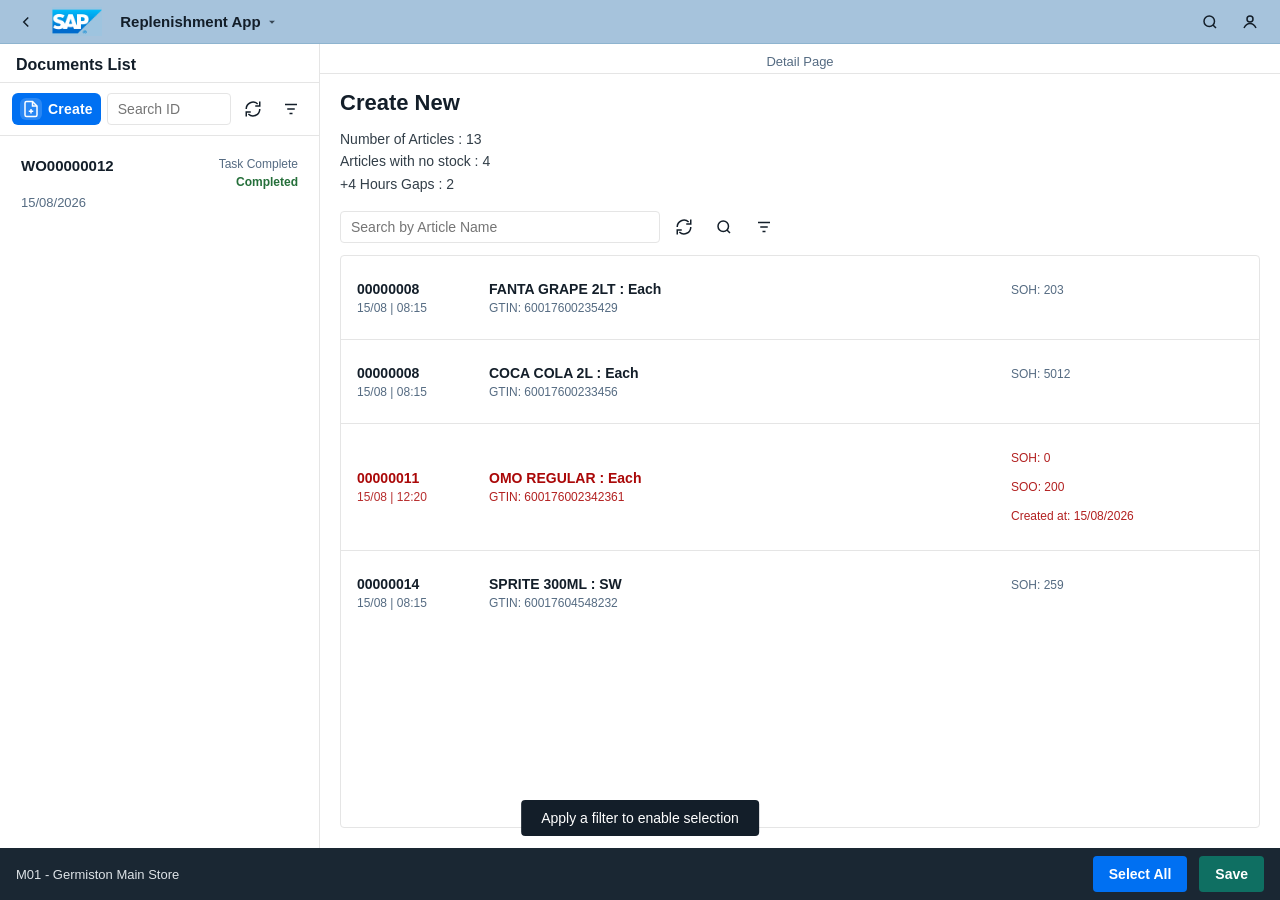
<file: prototype/gap-scan/index.html>
<!DOCTYPE html>
<html lang="en">
  <head>
    <meta charset="UTF-8" />
    <meta name="viewport" content="width=device-width, initial-scale=1.0" />
    <title>Replenishment App</title>
    <link rel="stylesheet" href="styles.css" />
  </head>
  <body>
    <div class="app">
      <header class="shell" role="banner">
        <div class="shell__left">
          <button type="button" class="shell__btn" aria-label="Back">
            <svg width="18" height="18" viewBox="0 0 24 24" fill="none" stroke="currentColor" stroke-width="2" aria-hidden="true">
              <path d="M15 18l-6-6 6-6" />
            </svg>
          </button>
          <div class="shell__logo">
            <img
              class="shell__logo-img"
              src="assets/sap-logo.png"
              alt="SAP"
              width="60"
              height="30"
            />
          </div>
          <div class="shell__title-wrap">
            <button type="button" class="shell__title">
              Replenishment App
              <svg class="shell__chevron" viewBox="0 0 24 24" fill="currentColor" aria-hidden="true">
                <path d="M7 10l5 5 5-5H7z" />
              </svg>
            </button>
          </div>
        </div>
        <div class="shell__right">
          <button type="button" class="shell__btn" aria-label="Search">
            <svg width="18" height="18" viewBox="0 0 24 24" fill="none" stroke="currentColor" stroke-width="2">
              <circle cx="11" cy="11" r="7" />
              <path d="M20 20l-4-4" />
            </svg>
          </button>
          <button type="button" class="shell__btn" aria-label="User profile">
            <svg width="18" height="18" viewBox="0 0 24 24" fill="none" stroke="currentColor" stroke-width="2">
              <circle cx="12" cy="8" r="4" />
              <path d="M4 20c2-4 6-6 8-6s6 2 8 6" />
            </svg>
          </button>
        </div>
      </header>

      <div class="main-split">
        <aside class="master" aria-label="Documents list">
          <div class="master__header">Documents List</div>
          <div class="master__toolbar">
            <button type="button" class="create-btn" id="btn-create" aria-label="Create">
              <span class="create-btn__icon" aria-hidden="true">
                <svg width="18" height="18" viewBox="0 0 24 24" fill="none" stroke="currentColor" stroke-width="2">
                  <path d="M14 2H6a2 2 0 0 0-2 2v16a2 2 0 0 0 2 2h12a2 2 0 0 0 2-2V8z"/>
                  <path d="M14 2v6h6"/>
                  <path d="M12 12v6"/>
                  <path d="M9 15h6"/>
                </svg>
              </span>
              <span class="create-btn__text">Create</span>
            </button>
            <div class="search-field">
              <input id="doc-search" type="search" placeholder="Search ID" autocomplete="off" />
            </div>
            <button type="button" class="icon-btn" id="btn-refresh-docs" aria-label="Refresh">
              <svg width="18" height="18" viewBox="0 0 24 24" fill="none" stroke="currentColor" stroke-width="2">
                <path d="M21 2v6h-6M3 12a9 9 0 0115.2-6.7M3 22v-6h6M21 12a9 9 0 01-15.2 6.7" />
              </svg>
            </button>
            <button type="button" class="icon-btn" id="btn-filter-docs" aria-label="Filter">
              <svg width="18" height="18" viewBox="0 0 24 24" fill="none" stroke="currentColor" stroke-width="2">
                <path d="M4 6h16M7 12h10M10 18h4" />
              </svg>
            </button>
          </div>
          <div class="master__list" id="master-list"></div>
        </aside>

        <main class="detail">
          <div class="detail__page-label">Detail Page</div>
          <div class="detail__body">
            <h1 class="detail__title" id="detail-title">Create New</h1>
            <ul class="detail__summary" id="detail-summary"></ul>
            <div class="detail__toolbar">
              <div class="search-field">
                <input id="article-search" type="search" placeholder="Search by Article Name" autocomplete="off" />
              </div>
              <button type="button" class="icon-btn" id="btn-refresh-articles" aria-label="Refresh">
                <svg width="18" height="18" viewBox="0 0 24 24" fill="none" stroke="currentColor" stroke-width="2">
                  <path d="M21 2v6h-6M3 12a9 9 0 0115.2-6.7M3 22v-6h6M21 12a9 9 0 01-15.2 6.7" />
                </svg>
              </button>
              <button type="button" class="icon-btn" aria-label="Search">
                <svg width="18" height="18" viewBox="0 0 24 24" fill="none" stroke="currentColor" stroke-width="2">
                  <circle cx="11" cy="11" r="7" />
                  <path d="M20 20l-4-4" />
                </svg>
              </button>
              <button type="button" class="icon-btn" id="btn-filter-articles" aria-label="Filter">
                <svg width="18" height="18" viewBox="0 0 24 24" fill="none" stroke="currentColor" stroke-width="2">
                  <path d="M4 6h16M7 12h10M10 18h4" />
                </svg>
              </button>
              <div class="detail__toolbar-spacer"></div>
            </div>
            <div class="article-list" id="article-list"></div>
          </div>
        </main>
      </div>

      <footer class="footer">
        <span class="footer__store">M01 - Germiston Main Store</span>
        <div class="footer__actions" id="footer-actions-create">
          <button type="button" class="btn btn--secondary" id="btn-select-all">Select All</button>
          <button type="button" class="btn btn--primary" id="btn-save">Save</button>
        </div>
        <div class="footer__actions" id="footer-actions-replenish" hidden>
          <button type="button" class="btn btn--close-task" id="btn-close-task">Close</button>
        </div>
      </footer>
    </div>

    <div class="toast" id="toast" role="status" aria-live="polite"></div>

    <div
      class="modal-backdrop fill-modal-backdrop"
      id="fill-modal-backdrop"
      hidden
      aria-hidden="true"
    >
      <div
        class="modal-dialog fill-modal-dialog"
        role="dialog"
        aria-modal="true"
        aria-labelledby="fill-modal-title"
      >
        <div class="modal__header">
          <h2 class="modal__title" id="fill-modal-title">Close Gap</h2>
        </div>
        <div class="modal__body">
          <p class="fill-modal__line">
            <span class="modal__label">Article :</span>
            <span id="fill-modal-article-name"></span>
          </p>
          <p class="fill-modal__line">
            <span class="modal__label">Close Gap :</span>
            Aisle 1 | Shelf 1
          </p>
          <div class="fill-modal__choices" role="group" aria-label="Fill status">
            <label class="fill-modal__choice">
              <input type="radio" name="fill-gap-status" value="Filled in full" />
              Filled in full
            </label>
            <label class="fill-modal__choice">
              <input type="radio" name="fill-gap-status" value="Limited stock" />
              Limited stock
            </label>
          </div>
        </div>
        <div class="filter-modal__footer fill-modal__footer-actions">
          <button type="button" class="filter-modal__cancel" id="fill-cancel">Cancel</button>
          <button type="button" class="filter-modal__execute" id="fill-save">Save</button>
        </div>
      </div>
    </div>

    <div
      class="modal-backdrop"
      id="article-modal-backdrop"
      hidden
      aria-hidden="true"
    >
      <div
        class="modal-dialog"
        role="dialog"
        aria-modal="true"
        aria-labelledby="article-modal-title"
      >
        <div class="modal__header">
          <h2 class="modal__title" id="article-modal-title">Articles Details</h2>
        </div>
        <div class="modal__body">
          <div class="modal__product" id="modal-product"></div>
          <div class="modal__meta">
            <div class="modal__meta-row">
              <span class="modal__label">Article Number:</span>
              <span id="modal-article-num"></span>
            </div>
            <div class="modal__meta-row">
              <span class="modal__label">GTIN:</span>
              <span id="modal-gtin"></span>
            </div>
          </div>
          <h3 class="modal__section-title">Stock On Hand</h3>
          <div class="modal__stock-hand" id="modal-stock-hand"></div>
          <h3 class="modal__section-title">Stock on order</h3>
          <div class="modal__order">
            <div class="modal__order-row">
              <span class="modal__order-label">Last order date :</span>
              <span id="modal-order-date"></span>
            </div>
            <div class="modal__order-row">
              <span class="modal__order-label">Quantity :</span>
              <span id="modal-order-qty"></span>
            </div>
            <div class="modal__order-row">
              <span class="modal__order-label">Expected Delivery Date :</span>
              <span id="modal-order-edd"></span>
            </div>
          </div>
        </div>
        <div class="modal__footer">
          <button type="button" class="modal__close-btn" id="modal-close">
            Close
          </button>
        </div>
      </div>
    </div>

    <div
      class="modal-backdrop repl-select-backdrop"
      id="repl-select-backdrop"
      hidden
      aria-hidden="true"
    >
      <div
        class="modal-dialog repl-select-dialog"
        role="dialog"
        aria-modal="true"
        aria-labelledby="repl-select-title"
      >
        <div class="modal__header">
          <h2 class="modal__title" id="repl-select-title">
            Article details &amp; replenishment
          </h2>
        </div>
        <div class="modal__body">
          <div class="modal__product" id="repl-modal-product"></div>
          <div class="modal__meta">
            <div class="modal__meta-row">
              <span class="modal__label">Article Number:</span>
              <span id="repl-modal-article-num"></span>
            </div>
            <div class="modal__meta-row">
              <span class="modal__label">GTIN:</span>
              <span id="repl-modal-gtin"></span>
            </div>
          </div>
          <div class="modal__meta-row repl-modal__location-row">
            <span class="modal__label">Gap Location:</span>
            <span id="repl-modal-location"></span>
          </div>
          <div class="repl-modal__divider" role="presentation"></div>
          <h3 class="modal__section-title">Replenishment</h3>
          <p class="repl-modal__hint">
            Select <strong>Replenished</strong> first; then choose a <strong>Code</strong> allowed for that
            value (see ReplenishedCodes).
          </p>
          <div class="repl-modal__field">
            <label class="filter-field__label" for="repl-value">Replenished</label>
            <select id="repl-value" class="filter-select" autocomplete="off">
              <option value="">Select…</option>
              <option value="Yes">Yes</option>
              <option value="No">No</option>
            </select>
          </div>
          <div class="repl-modal__field">
            <label class="filter-field__label" for="repl-code">Code</label>
            <select id="repl-code" class="filter-select" autocomplete="off" disabled></select>
          </div>
        </div>
        <div class="filter-modal__footer repl-modal__footer">
          <button type="button" class="filter-modal__cancel" id="repl-select-cancel">
            Cancel
          </button>
          <button type="button" class="filter-modal__execute" id="repl-select-save">
            Save
          </button>
        </div>
      </div>
    </div>

    <div
      class="modal-backdrop filter-modal-backdrop"
      id="filter-modal-backdrop"
      hidden
      aria-hidden="true"
    >
      <div
        class="modal-dialog filter-modal-dialog"
        role="dialog"
        aria-modal="true"
        aria-labelledby="filter-modal-title"
      >
        <div class="filter-modal__header">
          <h2 class="filter-modal__title" id="filter-modal-title">
            Articles Filter
          </h2>
        </div>
        <div class="filter-modal__body">
          <div class="filter-field">
            <label class="filter-field__label" for="filter-scanner"
              >GAP scanner name:</label
            >
            <select
              id="filter-scanner"
              class="filter-select"
              autocomplete="off"
            ></select>
          </div>
          <div class="filter-field">
            <label class="filter-field__label" for="filter-division"
              >Division:</label
            >
            <select
              id="filter-division"
              class="filter-select"
              autocomplete="off"
            ></select>
          </div>
          <div class="filter-field">
            <label class="filter-field__label" for="filter-department"
              >Department:</label
            >
            <select
              id="filter-department"
              class="filter-select"
              autocomplete="off"
            ></select>
          </div>
          <div class="filter-field">
            <label class="filter-field__label" for="filter-bmc">BMC:</label>
            <select id="filter-bmc" class="filter-select" autocomplete="off"></select>
          </div>
        </div>
        <div class="filter-modal__footer">
          <button type="button" class="filter-modal__cancel" id="filter-cancel">
            Cancel
          </button>
          <button type="button" class="filter-modal__execute" id="filter-execute">
            Execute
          </button>
        </div>
      </div>
    </div>

    <div
      class="modal-backdrop remove-article-backdrop"
      id="remove-article-backdrop"
      hidden
      aria-hidden="true"
    >
      <div
        class="modal-dialog remove-article-dialog"
        role="dialog"
        aria-modal="true"
        aria-labelledby="remove-article-title"
      >
        <div class="modal__header">
          <h2 class="modal__title" id="remove-article-title">Remove Article</h2>
        </div>
        <div class="modal__body">
          <div class="remove-article__field">
            <label class="filter-field__label" for="remove-gtin">Scan GTIN:</label>
            <input
              id="remove-gtin"
              class="filter-select remove-article__input"
              type="text"
              autocomplete="off"
              placeholder="Scan GTIN"
            />
          </div>
          <div class="remove-article__field">
            <label class="filter-field__label" for="remove-qty">Enter Quantity:</label>
            <input
              id="remove-qty"
              class="filter-select remove-article__input"
              type="number"
              inputmode="numeric"
              min="0"
              autocomplete="off"
              placeholder="0"
            />
          </div>
        </div>
        <div class="filter-modal__footer remove-article__footer">
          <button type="button" class="remove-article__bin" id="remove-bin" aria-label="Article not found">
            <svg viewBox="0 0 24 24" aria-hidden="true">
              <path
                fill="currentColor"
                d="M9 3h6l1 2h4v2H4V5h4l1-2zm1 6h2v10h-2V9zm4 0h2v10h-2V9zM7 9h2v10H7V9z"
              />
            </svg>
          </button>

          <div class="remove-article__footer-actions">
            <button type="button" class="filter-modal__cancel" id="remove-cancel">
              Cancel
            </button>
            <button type="button" class="filter-modal__execute" id="remove-confirm">
              Save
            </button>
          </div>
        </div>
      </div>
    </div>

    <div
      class="modal-backdrop article-not-found-backdrop"
      id="article-not-found-backdrop"
      hidden
      aria-hidden="true"
    >
      <div
        class="modal-dialog article-not-found-dialog"
        role="dialog"
        aria-modal="true"
        aria-labelledby="article-not-found-title"
      >
        <div class="modal__header">
          <h2 class="modal__title" id="article-not-found-title">Article Not Found</h2>
        </div>
        <div class="modal__body">
          <div class="remove-article__field">
            <label class="filter-field__label">Reason</label>
            <div class="anf__reasons">
              <label class="anf__reason">
                <input type="radio" name="anf-reason" value="Stock not found" />
                Stock not found
              </label>
              <label class="anf__reason">
                <input type="radio" name="anf-reason" value="Damaged Stock" />
                Damaged Stock
              </label>
              <label class="anf__reason">
                <input type="radio" name="anf-reason" value="Exp Stock" />
                Exp Stock
              </label>
            </div>
          </div>

          <div class="remove-article__field" id="anf-location-field" hidden>
            <label class="filter-field__label" for="anf-location">Scan / Enter Location</label>
            <input
              id="anf-location"
              class="filter-select remove-article__input"
              type="text"
              autocomplete="off"
              placeholder="Enter location"
            />
          </div>
        </div>
        <div class="filter-modal__footer">
          <button type="button" class="filter-modal__cancel" id="anf-cancel">
            Cancel
          </button>
          <button type="button" class="filter-modal__execute" id="anf-save">
            Save
          </button>
        </div>
      </div>
    </div>

    <div class="modal-backdrop error-backdrop" id="error-backdrop" hidden aria-hidden="true">
      <div
        class="modal-dialog error-dialog"
        role="dialog"
        aria-modal="true"
        aria-labelledby="error-title"
      >
        <div class="modal__header">
          <h2 class="modal__title" id="error-title">Error</h2>
        </div>
        <div class="modal__body">
          <p class="error__text" id="error-message">Task not finished</p>
        </div>
        <div class="filter-modal__footer">
          <button type="button" class="filter-modal__execute" id="error-close">
            Close
          </button>
        </div>
      </div>
    </div>

    <div
      class="modal-backdrop close-gap-scan-error-backdrop"
      id="close-gap-scan-error-backdrop"
      hidden
      aria-hidden="true"
    >
      <div
        class="modal-dialog error-dialog"
        role="dialog"
        aria-modal="true"
        aria-labelledby="close-gap-scan-error-title"
      >
        <div class="modal__header">
          <h2 class="modal__title" id="close-gap-scan-error-title">ERROR SCREEN</h2>
        </div>
        <div class="modal__body">
          <p class="error__text">Article not for this task</p>
        </div>
        <div class="filter-modal__footer">
          <button type="button" class="filter-modal__execute" id="close-gap-scan-error-close">
            Close
          </button>
        </div>
      </div>
    </div>

    <div
      class="modal-backdrop task-complete-backdrop"
      id="task-complete-backdrop"
      hidden
      aria-hidden="true"
    >
      <div
        class="modal-dialog error-dialog"
        role="dialog"
        aria-modal="true"
        aria-labelledby="task-complete-title"
      >
        <div class="modal__header">
          <h2 class="modal__title" id="task-complete-title">TASK COMPLETE</h2>
        </div>
        <div class="modal__body">
          <p class="error__text">All articles for this task have been scanned.</p>
        </div>
        <div class="filter-modal__footer">
          <button type="button" class="filter-modal__execute" id="task-complete-close">
            Close
          </button>
        </div>
      </div>
    </div>

    <script src="app.js"></script>
  </body>
</html>
</file>
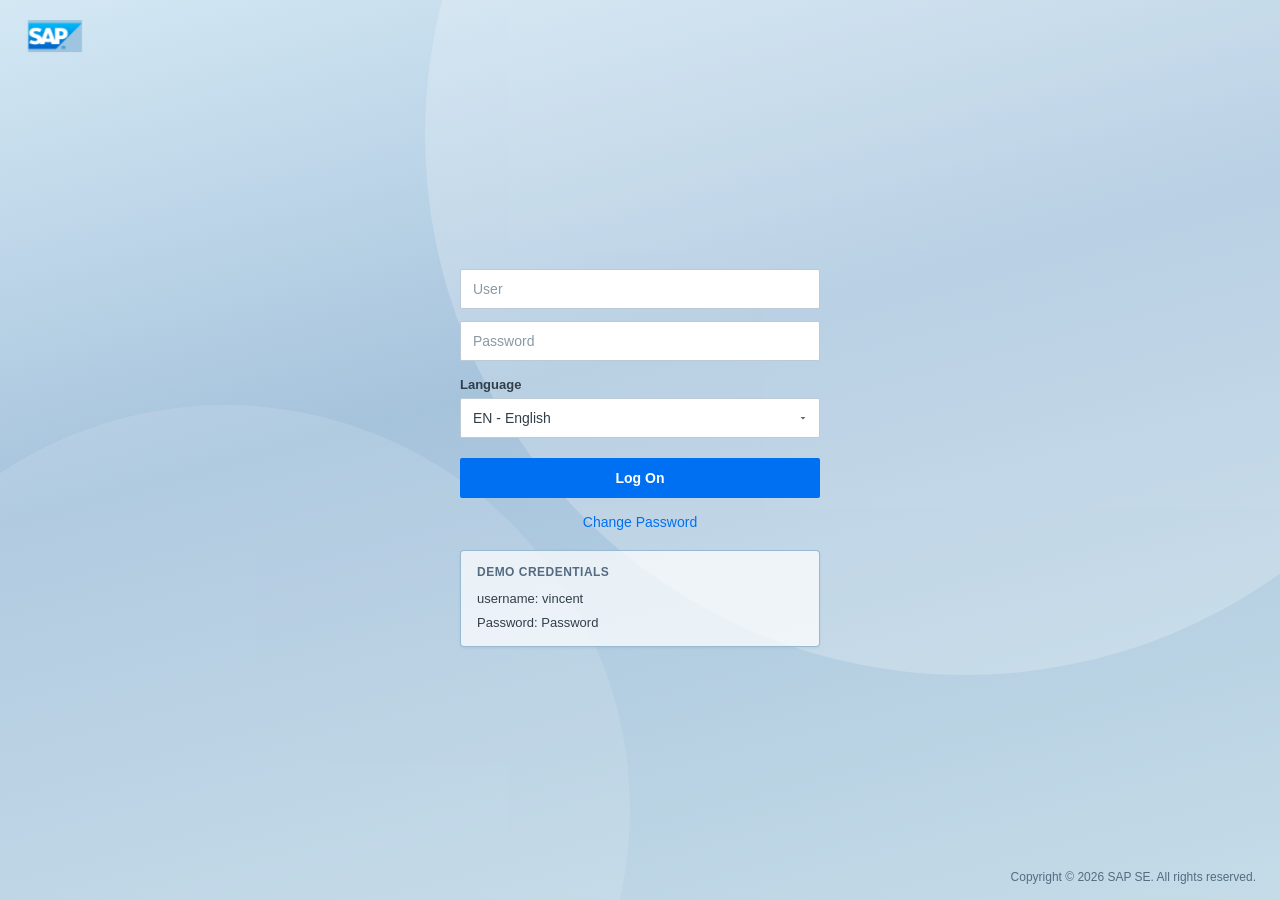
<file: prototype/gap-scan/login.html>
<!DOCTYPE html>
<html lang="en">
  <head>
    <meta charset="UTF-8" />
    <meta name="viewport" content="width=device-width, initial-scale=1.0" />
    <title>Logon — Replenishment App</title>
    <link rel="stylesheet" href="login.css" />
  </head>
  <body class="login-page">
    <div class="login-page__decoration" aria-hidden="true"></div>

    <header class="login-header">
      <img
        class="login-header__logo"
        src="assets/sap-logo.png"
        alt="SAP"
        width="72"
        height="36"
      />
    </header>

    <main class="login-main">
      <div class="login-panel">
        <form id="login-form" class="login-form" novalidate>
          <label class="visually-hidden" for="login-user">User</label>
          <input
            id="login-user"
            class="login-field"
            type="text"
            name="user"
            placeholder="User"
            autocomplete="username"
          />

          <label class="visually-hidden" for="login-password">Password</label>
          <input
            id="login-password"
            class="login-field"
            type="password"
            name="password"
            placeholder="Password"
            autocomplete="current-password"
          />

          <label class="login-label" for="login-language">Language</label>
          <select id="login-language" class="login-select" name="language">
            <option value="en" selected>EN - English</option>
          </select>

          <button type="submit" class="login-submit">Log On</button>
        </form>

        <a class="login-change-pw" href="#" id="change-password">Change Password</a>

        <aside class="login-credentials" aria-label="Demo credentials">
          <p class="login-credentials__title">Demo credentials</p>
          <p class="login-credentials__row">username: vincent</p>
          <p class="login-credentials__row">Password: Password</p>
        </aside>
      </div>
    </main>

    <footer class="login-footer">
      Copyright © 2026 SAP SE. All rights reserved.
    </footer>

    <script>
      (function () {
        document.getElementById("login-form").addEventListener("submit", function (e) {
          e.preventDefault();
          window.location.href = "tiles.html";
        });
        document.getElementById("change-password").addEventListener("click", function (e) {
          e.preventDefault();
        });
      })();
    </script>
  </body>
</html>
</file>
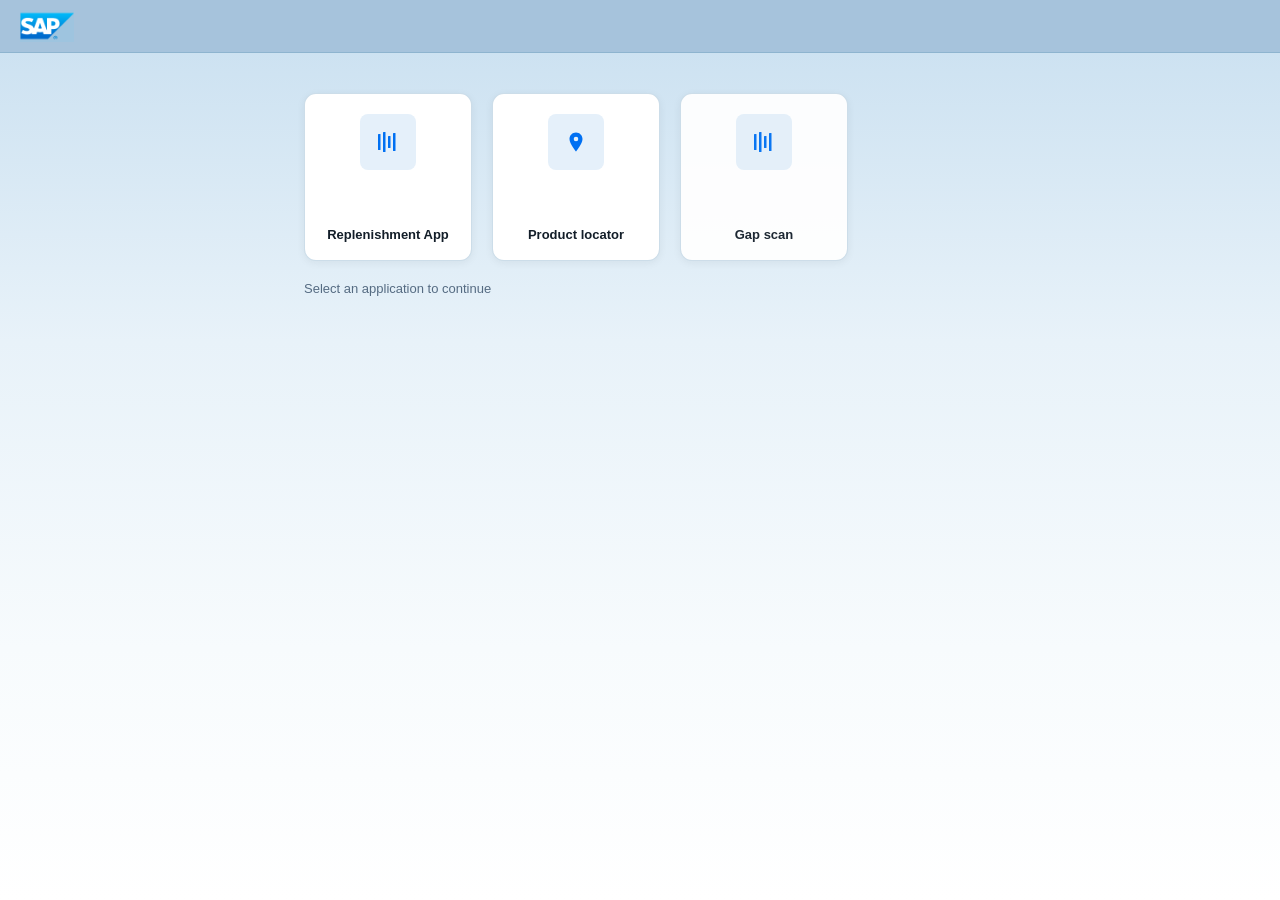
<file: prototype/gap-scan/tiles.html>
<!DOCTYPE html>
<html lang="en">
  <head>
    <meta charset="UTF-8" />
    <meta name="viewport" content="width=device-width, initial-scale=1.0" />
    <title>Select application — Replenishment App</title>
    <link rel="stylesheet" href="tiles.css" />
  </head>
  <body class="tiles-page">
    <header class="tiles-header" role="banner">
      <img
        class="tiles-header__logo"
        src="assets/sap-logo.png"
        alt="SAP"
        width="72"
        height="36"
      />
    </header>

    <main class="tiles-main">
      <div class="tiles-grid">
        <a class="app-tile" href="index.html">
          <span class="app-tile__icon-wrap" aria-hidden="true">
            <svg width="28" height="28" viewBox="0 0 28 28" fill="none" xmlns="http://www.w3.org/2000/svg">
              <rect x="4" y="6" width="2.5" height="16" rx="0.5" fill="#0070f2" />
              <rect x="9" y="4" width="2.5" height="20" rx="0.5" fill="#0070f2" />
              <rect x="14" y="8" width="2.5" height="12" rx="0.5" fill="#0070f2" />
              <rect x="19" y="5" width="2.5" height="18" rx="0.5" fill="#0070f2" />
            </svg>
          </span>
          <p class="app-tile__label">Replenishment App</p>
        </a>

        <a
          class="app-tile"
          href="https://tempo-merry-33970129.figma.site/stock-locator"
          target="_blank"
          rel="noopener noreferrer"
        >
          <span class="app-tile__icon-wrap" aria-hidden="true">
            <svg width="28" height="28" viewBox="0 0 28 28" fill="none" xmlns="http://www.w3.org/2000/svg">
              <path
                d="M14 4.5c-3.6 0-6.5 2.9-6.5 6.5 0 4.9 6.5 12.5 6.5 12.5s6.5-7.6 6.5-12.5c0-3.6-2.9-6.5-6.5-6.5zm0 8.8a2.3 2.3 0 110-4.6 2.3 2.3 0 010 4.6z"
                fill="#0070f2"
              />
            </svg>
          </span>
          <p class="app-tile__label">Product locator</p>
        </a>

        <a
          class="app-tile app-tile--pending"
          href="#"
          id="tile-gap-scan"
          aria-label="Gap scan — workflow coming soon"
        >
          <span class="app-tile__icon-wrap" aria-hidden="true">
            <svg width="28" height="28" viewBox="0 0 28 28" fill="none" xmlns="http://www.w3.org/2000/svg">
              <rect x="4" y="6" width="2.5" height="16" rx="0.5" fill="#0070f2" />
              <rect x="9" y="4" width="2.5" height="20" rx="0.5" fill="#0070f2" />
              <rect x="14" y="8" width="2.5" height="12" rx="0.5" fill="#0070f2" />
              <rect x="19" y="5" width="2.5" height="18" rx="0.5" fill="#0070f2" />
            </svg>
          </span>
          <p class="app-tile__label">Gap scan</p>
        </a>
      </div>
      <p class="tiles-hint">Select an application to continue</p>
    </main>

    <script>
      (function () {
        var el = document.getElementById("tile-gap-scan");
        if (el) {
          el.addEventListener("click", function (e) {
            e.preventDefault();
          });
        }
      })();
    </script>
  </body>
</html>
</file>
<file: prototype/gap-scan/styles.css>
/* Replenishment App — SAP Fiori–style prototype (Horizon-inspired) */

:root {
  --shell-bg: #a6c3dc;
  --shell-border: #8eb4cf;
  --shell-text: #131e29;
  --surface: #ffffff;
  --surface-subtle: #f7f7f7;
  --border: #e5e5e5;
  --accent-blue: #0070f2;
  --accent-blue-hover: #0057c7;
  --positive: #256f3a;
  --negative: #aa0808;
  --footer-bg: #1a2733;
  --footer-text: #e9eef2;
  --save-bg: #0f6f62;
  --save-hover: #0d5c52;
  --focus: #0070f2;
  --font-stack: "72", "72full", -apple-system, BlinkMacSystemFont, "Segoe UI", Roboto,
    "Helvetica Neue", Arial, sans-serif;
}

*,
*::before,
*::after {
  box-sizing: border-box;
}

html,
body {
  margin: 0;
  height: 100%;
  font-family: var(--font-stack);
  font-size: 14px;
  color: var(--shell-text);
  background: var(--surface-subtle);
  -webkit-font-smoothing: antialiased;
}

button {
  font-family: inherit;
  cursor: pointer;
}

.app {
  display: flex;
  flex-direction: column;
  min-height: 100vh;
}

/* —— Shell bar —— */
.shell {
  display: flex;
  align-items: center;
  justify-content: space-between;
  height: 44px;
  padding: 0 12px 0 8px;
  background: var(--shell-bg);
  border-bottom: 1px solid var(--shell-border);
  flex-shrink: 0;
}

.shell__left,
.shell__right {
  display: flex;
  align-items: center;
  gap: 4px;
}

.shell__btn {
  display: inline-flex;
  align-items: center;
  justify-content: center;
  width: 36px;
  height: 36px;
  border: none;
  border-radius: 4px;
  background: transparent;
  color: var(--shell-text);
}

.shell__btn:hover {
  background: rgba(0, 0, 0, 0.06);
}

.shell__btn:focus-visible {
  outline: 2px solid var(--focus);
  outline-offset: 1px;
}

.shell__logo {
  display: flex;
  align-items: center;
  margin-left: 4px;
  margin-right: 8px;
}

.shell__logo-img {
  display: block;
  height: 30px;
  width: auto;
  max-width: 72px;
  object-fit: contain;
  flex-shrink: 0;
}

.shell__title-wrap {
  display: flex;
  align-items: center;
  gap: 2px;
}

.shell__title {
  font-size: 15px;
  font-weight: 600;
  color: var(--shell-text);
  border: none;
  background: transparent;
  display: inline-flex;
  align-items: center;
  gap: 4px;
  padding: 4px 6px;
  border-radius: 4px;
}

.shell__title:hover {
  background: rgba(0, 0, 0, 0.06);
}

.shell__chevron {
  width: 14px;
  height: 14px;
  opacity: 0.75;
}

/* —— Main split —— */
.main-split {
  display: flex;
  flex: 1;
  min-height: 0;
}

.master {
  width: 320px;
  min-width: 280px;
  max-width: 40vw;
  background: var(--surface);
  border-right: 1px solid var(--border);
  display: flex;
  flex-direction: column;
}

.master__header {
  padding: 12px 16px 8px;
  font-size: 16px;
  font-weight: 600;
  border-bottom: 1px solid var(--border);
}

.master__toolbar {
  display: flex;
  align-items: center;
  gap: 6px;
  padding: 10px 12px;
  border-bottom: 1px solid var(--border);
  flex-wrap: nowrap;
}

.create-btn {
  height: 32px;
  padding: 0 8px;
  border: none;
  border-radius: 6px;
  background: var(--accent-blue);
  color: #fff;
  display: inline-flex;
  align-items: center;
  gap: 6px;
  font: inherit;
  font-weight: 700;
  cursor: pointer;
  flex: 0 0 auto;
}

.create-btn:hover {
  background: #0a4e86;
}

.create-btn:focus-visible {
  outline: 2px solid rgba(10, 78, 134, 0.45);
  outline-offset: 2px;
}

.create-btn__icon {
  width: 22px;
  height: 22px;
  border-radius: 6px;
  background: rgba(255, 255, 255, 0.16);
  display: inline-flex;
  align-items: center;
  justify-content: center;
}

.create-btn__text {
  letter-spacing: 0.2px;
}

.search-field {
  flex: 1 1 0;
  min-width: 120px;
  display: flex;
  align-items: center;
  border: 1px solid var(--border);
  border-radius: 4px;
  background: var(--surface);
  min-height: 32px;
  padding: 0 8px;
}

.search-field:focus-within {
  border-color: var(--accent-blue);
  box-shadow: 0 0 0 1px var(--accent-blue);
}

.search-field input {
  flex: 1;
  border: none;
  outline: none;
  font-size: 14px;
  min-width: 0;
  background: transparent;
}

.icon-btn {
  width: 32px;
  height: 32px;
  border: none;
  border-radius: 4px;
  background: transparent;
  color: var(--shell-text);
  display: inline-flex;
  align-items: center;
  justify-content: center;
}

.icon-btn:hover {
  background: rgba(0, 0, 0, 0.06);
}

.master__list {
  flex: 1;
  overflow-y: auto;
  padding: 8px 0;
}

.doc-item {
  margin: 0 8px 6px;
  padding: 12px;
  border: 1px solid transparent;
  border-radius: 4px;
  cursor: pointer;
  text-align: left;
  width: calc(100% - 16px);
  background: var(--surface);
  font: inherit;
  color: inherit;
}

.doc-item:hover {
  background: var(--surface-subtle);
}

.doc-item.is-selected {
  background: #e5f0fa;
  border-color: var(--accent-blue);
}

.doc-item--action {
  font-weight: 600;
  color: var(--accent-blue);
  border: 1px dashed var(--border);
}

.doc-item--action:hover {
  background: #e5f0fa;
  border-color: var(--accent-blue);
}

/* Create action moved to the master toolbar (see .create-btn). */

.doc-item__row1 {
  display: flex;
  justify-content: space-between;
  align-items: flex-start;
  gap: 8px;
}

.doc-item__id {
  font-weight: 600;
  font-size: 15px;
}

.doc-item__meta {
  margin-top: 6px;
  font-size: 13px;
  color: #556b82;
}

.doc-item__badges {
  display: flex;
  flex-direction: column;
  align-items: flex-end;
  gap: 4px;
  font-size: 12px;
}

.badge-muted {
  color: #556b82;
}

.badge-success {
  color: var(--positive);
  font-weight: 600;
}

/* —— Detail —— */
.detail {
  flex: 1;
  display: flex;
  flex-direction: column;
  min-width: 0;
  background: var(--surface);
}

.detail__page-label {
  text-align: center;
  padding: 10px 16px 4px;
  font-size: 13px;
  color: #556b82;
  border-bottom: 1px solid var(--border);
}

.detail__body {
  flex: 1;
  display: flex;
  flex-direction: column;
  min-height: 0;
  padding: 16px 20px 0;
}

.detail__title {
  font-size: 22px;
  font-weight: 600;
  margin: 0 0 12px;
}

.detail__summary {
  margin: 0 0 16px;
  padding: 0;
  list-style: none;
  font-size: 14px;
  line-height: 1.6;
  color: #323e48;
}

.detail__summary-grid {
  display: grid;
  grid-template-columns: 1fr 1fr;
  gap: 12px 40px;
  margin: 0 0 16px;
  font-size: 14px;
  line-height: 1.6;
  color: #323e48;
}

.detail__summary-col {
  margin: 0;
  padding: 0;
  list-style: none;
}

.detail__summary-head {
  font-size: 12px;
  font-weight: 600;
  color: #556b82;
  margin: 0 0 8px;
  letter-spacing: 0.02em;
}

.detail__summary-woid {
  font-weight: 600;
  color: var(--shell-text);
  margin-bottom: 4px;
}

.detail__summary-grid--replenish {
  align-items: start;
}

.detail__summary-col--right {
  text-align: right;
}

@media (max-width: 900px) {
  .detail__summary-col--right {
    text-align: left;
  }
}

.detail__summary-col--full {
  grid-column: 1 / -1;
}

.merch__status-exception {
  color: var(--negative);
  font-weight: 600;
}

.merch__row-exception td {
  color: #8a949e;
}

.detail__toolbar {
  display: flex;
  align-items: center;
  gap: 8px;
  margin-bottom: 12px;
}

.detail__toolbar .search-field {
  max-width: 320px;
}

.detail__toolbar-spacer {
  flex: 1;
}

.article-list {
  flex: 1;
  overflow-y: auto;
  border: 1px solid var(--border);
  border-radius: 4px;
  margin-bottom: 72px;
}

.article-row {
  display: grid;
  grid-template-columns: 120px 1fr minmax(140px, 180px) 40px;
  gap: 12px;
  align-items: center;
  padding: 12px 16px;
  border-bottom: 1px solid var(--border);
}

.article-row:last-child {
  border-bottom: none;
}

.article-row.is-error {
  color: var(--negative);
}

.article-row.is-error .article-row__name {
  color: var(--negative);
}

.article-row__id {
  font-size: 13px;
}

.article-row__id strong {
  display: block;
  font-size: 14px;
  color: inherit;
}

.article-row__time {
  font-size: 12px;
  color: #556b82;
  margin-top: 4px;
}

.article-row.is-error .article-row__time {
  color: rgba(170, 8, 8, 0.85);
}

.article-row__name {
  font-weight: 600;
  font-size: 14px;
  margin-bottom: 4px;
  color: var(--shell-text);
}

.article-row__sub {
  font-size: 12px;
  color: #556b82;
}

.article-row.is-error .article-row__sub {
  color: rgba(170, 8, 8, 0.9);
}

.article-row.is-error .article-row__sub-lines .article-row__sub {
  color: rgba(170, 8, 8, 0.9);
}

.article-row__loc {
  font-size: 13px;
  white-space: pre-line;
}

.link-like {
  background: none;
  border: none;
  padding: 0;
  color: var(--accent-blue);
  font-size: 13px;
  text-decoration: underline;
  cursor: pointer;
}

.link-like:hover {
  color: var(--accent-blue-hover);
}

.row-check {
  width: 18px;
  height: 18px;
  accent-color: var(--accent-blue);
  justify-self: end;
}

.article-row__check-spacer {
  width: 18px;
  height: 18px;
  justify-self: end;
  display: inline-block;
}

.badge-progress {
  color: #e76500;
  font-weight: 600;
}

/* —— Replenishment (WO in progress) article rows —— */
.article-list--replenishment {
  border-radius: 4px;
}

.repl-header {
  display: grid;
  grid-template-columns: minmax(220px, 1.2fr) minmax(240px, 2fr) 80px;
  gap: 12px 16px;
  align-items: center;
  padding: 10px 16px;
  border-bottom: 1px solid var(--border);
  background: var(--surface-subtle);
  font-size: 12px;
  font-weight: 600;
  color: #556b82;
}

.repl-header__cell:last-child {
  justify-self: end;
  text-align: right;
}

.repl-row__gtin {
  margin-top: 4px;
  font-size: 13px;
  font-weight: 400;
  color: #323e48;
}

.repl-row__stock-line {
  font-size: 13px;
  color: #323e48;
  line-height: 1.45;
}

.repl-row__stock {
  display: flex;
  flex-direction: column;
  gap: 2px;
}

.repl-row {
  display: grid;
  grid-template-columns: minmax(220px, 1.2fr) minmax(240px, 2fr) 80px;
  gap: 12px 16px;
  align-items: center;
  padding: 14px 16px;
  border-bottom: 1px solid var(--border);
}

.repl-row:last-child {
  border-bottom: none;
}

.repl-row__name {
  font-weight: 600;
  font-size: 14px;
  color: var(--shell-text);
}

.repl-row__article-line {
  font-size: 13px;
  color: #556b82;
  line-height: 1.45;
}

.repl-row__location {
  font-size: 13px;
  color: #323e48;
}

.repl-row__status {
  font-size: 13px;
  justify-self: end;
  text-align: right;
}

.repl-row__status-stack {
  display: flex;
  flex-direction: column;
  align-items: flex-end;
  gap: 2px;
  line-height: 1.35;
}

.repl-row__status-yes {
  color: var(--positive);
  font-weight: 600;
}

.repl-row__status-full {
  color: var(--shell-text);
  font-weight: 600;
}

.repl-row__status-no {
  color: var(--negative);
  font-weight: 600;
}

.repl-row__status-damage {
  color: var(--shell-text);
  font-weight: 600;
}

.repl-row__status-code {
  color: var(--shell-text);
  font-weight: 600;
}

.repl-row__status-muted {
  color: #8a949e;
  font-size: 13px;
}

/* Replenishment selection modal (above other modals) */
.repl-select-backdrop {
  z-index: 220;
}

.repl-select-dialog {
  max-width: 520px;
}

.repl-modal__location-row {
  margin-bottom: 12px;
}

.repl-modal__divider {
  height: 1px;
  background: var(--border);
  margin: 20px 0 8px;
}

.repl-modal__hint {
  margin: 0 0 14px;
  font-size: 13px;
  line-height: 1.45;
  color: #556b82;
}

.repl-modal__field {
  margin-bottom: 14px;
}

.repl-modal__footer.filter-modal__footer {
  margin-top: 0;
}

/* —— Footer —— */
.footer {
  position: fixed;
  bottom: 0;
  left: 0;
  right: 0;
  height: 52px;
  padding: 0 16px;
  background: var(--footer-bg);
  color: var(--footer-text);
  display: flex;
  align-items: center;
  gap: 16px;
  flex-shrink: 0;
  z-index: 10;
}

.footer__store {
  font-size: 13px;
  opacity: 0.95;
  min-width: 200px;
}

.footer__actions {
  flex: 1;
  display: flex;
  justify-content: flex-end;
  align-items: center;
  gap: 12px;
}

/* [hidden] must win over display:flex above (otherwise both button groups show). */
.footer__actions[hidden] {
  display: none !important;
}

.btn {
  min-height: 36px;
  padding: 0 16px;
  border-radius: 4px;
  font-size: 14px;
  font-weight: 600;
  border: none;
}

.btn--secondary {
  background: var(--accent-blue);
  color: #fff;
}

.btn--secondary:hover {
  background: var(--accent-blue-hover);
}

.btn--primary {
  background: var(--save-bg);
  color: #fff;
}

.btn--primary:hover {
  background: var(--save-hover);
}

.btn--close-task {
  background: #0f6f62;
  color: #fff;
}

.btn--close-task:hover {
  background: #0d5c52;
}

.toast {
  position: fixed;
  bottom: 64px;
  left: 50%;
  transform: translateX(-50%) translateY(20px);
  background: var(--shell-text);
  color: #fff;
  padding: 10px 20px;
  border-radius: 4px;
  font-size: 14px;
  opacity: 0;
  pointer-events: none;
  transition: opacity 0.2s, transform 0.2s;
  z-index: 20;
}

.toast.is-visible {
  opacity: 1;
  transform: translateX(-50%) translateY(0);
}

.detail-placeholder {
  margin: 24px 16px;
  font-size: 14px;
  color: #556b82;
  line-height: 1.5;
}

.article-row__sub-lines {
  display: flex;
  flex-direction: column;
  gap: 2px;
}

/* —— Articles Details modal (Fiori-style) —— */
.modal-backdrop {
  position: fixed;
  inset: 0;
  z-index: 200;
  display: flex;
  align-items: center;
  justify-content: center;
  padding: 24px;
  background: rgba(10, 20, 30, 0.45);
}

.modal-backdrop[hidden] {
  display: none !important;
}

.modal-dialog {
  width: 100%;
  max-width: 520px;
  max-height: calc(100vh - 48px);
  overflow: hidden;
  display: flex;
  flex-direction: column;
  background: var(--surface);
  border-radius: 4px;
  box-shadow: 0 8px 32px rgba(0, 0, 0, 0.25);
  border: 1px solid var(--border);
}

.modal__header {
  padding: 16px 20px 12px;
  border-bottom: 1px solid var(--border);
  flex-shrink: 0;
}

.modal__title {
  margin: 0;
  font-size: 18px;
  font-weight: 600;
  color: var(--shell-text);
}

.modal__body {
  padding: 16px 20px 20px;
  overflow-y: auto;
  flex: 1;
}

.modal__product {
  font-size: 15px;
  font-weight: 600;
  color: var(--shell-text);
  margin-bottom: 12px;
  line-height: 1.4;
}

.modal__meta {
  margin-bottom: 20px;
  font-size: 14px;
  line-height: 1.6;
  color: #323e48;
}

.modal__meta-row {
  margin-bottom: 4px;
}

.modal__label {
  font-weight: 600;
  color: var(--shell-text);
  margin-right: 6px;
}

.modal__section-title {
  margin: 0 0 8px;
  font-size: 14px;
  font-weight: 600;
  color: var(--shell-text);
}

.modal__section-title:not(:first-of-type) {
  margin-top: 20px;
}

.modal__stock-hand {
  font-size: 14px;
  line-height: 1.7;
  color: #323e48;
}

.modal__stock-line {
  margin: 0;
}

.modal__order {
  font-size: 14px;
  line-height: 1.8;
  color: #323e48;
}

.modal__order-row {
  display: flex;
  flex-wrap: wrap;
  gap: 6px 8px;
}

.modal__order-label {
  color: var(--shell-text);
}

.modal__footer {
  flex-shrink: 0;
  display: flex;
  justify-content: flex-end;
  align-items: center;
  padding: 12px 16px;
  background: #354a5f;
  border-top: 1px solid #2a3d4f;
}

.modal__close-btn {
  min-height: 36px;
  padding: 0 18px;
  font-size: 14px;
  font-weight: 600;
  color: #fff;
  background: #0070f2;
  border: none;
  border-radius: 4px;
}

.modal__close-btn:hover {
  background: var(--accent-blue-hover);
}

.modal__close-btn:focus-visible {
  outline: 2px solid #fff;
  outline-offset: 2px;
}

/* —— Articles Filter modal —— */
.filter-modal-backdrop {
  z-index: 210;
}

.filter-modal-dialog {
  max-width: 420px;
}

.filter-modal__header {
  padding: 20px 20px 16px;
  text-align: center;
  border-bottom: none;
  flex-shrink: 0;
}

.filter-modal__title {
  margin: 0;
  font-size: 17px;
  font-weight: 600;
  color: #6a6d70;
}

.filter-modal__body {
  padding: 0 24px 24px;
  display: flex;
  flex-direction: column;
  gap: 16px;
}

.filter-field__label {
  display: block;
  font-size: 13px;
  font-weight: 600;
  color: #323e48;
  margin-bottom: 6px;
}

.filter-select {
  width: 100%;
  min-height: 36px;
  padding: 6px 32px 6px 10px;
  font-size: 14px;
  font-family: inherit;
  color: var(--shell-text);
  background-color: var(--surface);
  border: 1px solid var(--border);
  border-radius: 4px;
  appearance: none;
  background-image: url("data:image/svg+xml,%3Csvg xmlns='http://www.w3.org/2000/svg' width='16' height='16' viewBox='0 0 24 24' fill='%23556b82'%3E%3Cpath d='M7 10l5 5 5-5H7z'/%3E%3C/svg%3E");
  background-repeat: no-repeat;
  background-position: right 8px center;
  cursor: pointer;
}

.filter-select:hover {
  border-color: #b3b3b3;
}

.filter-select:focus {
  outline: none;
  border-color: var(--accent-blue);
  box-shadow: 0 0 0 1px var(--accent-blue);
}

.filter-modal__footer {
  flex-shrink: 0;
  display: flex;
  justify-content: flex-end;
  align-items: center;
  gap: 10px;
  padding: 12px 16px;
  background: #3d4c58;
  border-top: 1px solid #2f3c46;
}

.remove-article-dialog {
  max-width: 420px;
}

.error-dialog {
  max-width: 360px;
}

.close-gap-scan-error-backdrop,
.task-complete-backdrop {
  z-index: 225;
}

.error__text {
  margin: 0;
  font-size: 14px;
  color: #323e48;
}

.repl-row.is-removed {
  background: #f2f3f4;
  color: #8a949e;
}

.repl-row.is-exception {
  background: #f2f3f4;
  color: #8a949e;
}

.repl-row.is-removed .repl-row__name,
.repl-row.is-removed .repl-row__gtin,
.repl-row.is-removed .repl-row__stock-line {
  color: #8a949e;
}

.repl-row.is-exception .repl-row__name,
.repl-row.is-exception .repl-row__gtin,
.repl-row.is-exception .repl-row__stock-line {
  color: #8a949e;
}

.repl-row__status-removed {
  color: var(--positive);
  font-weight: 600;
  font-size: 13px;
}

.repl-row__status-exception {
  color: var(--negative);
  font-weight: 600;
  font-size: 13px;
}

.remove-article__field {
  margin-bottom: 16px;
}

.remove-article__input {
  width: 100%;
}

.remove-article__bin {
  width: 40px;
  height: 40px;
  border: none;
  border-radius: 6px;
  background: rgba(170, 8, 8, 0.08);
  color: var(--negative);
  display: inline-flex;
  align-items: center;
  justify-content: center;
}

.remove-article__bin:hover {
  background: rgba(170, 8, 8, 0.14);
}

.remove-article__bin svg {
  width: 20px;
  height: 20px;
}

.remove-article__footer {
  justify-content: space-between;
}

.remove-article__footer-actions {
  display: inline-flex;
  align-items: center;
  gap: 10px;
}

.article-not-found-dialog {
  max-width: 420px;
}

.fill-modal-dialog {
  max-width: 420px;
}

.fill-modal__footer-actions {
  justify-content: flex-end;
  gap: 10px;
}

.fill-modal__line {
  margin: 0 0 12px;
  font-size: 14px;
  line-height: 1.5;
  color: #323e48;
}

.fill-modal__choices {
  display: flex;
  flex-direction: column;
  gap: 12px;
  margin-top: 16px;
}

.fill-modal__choice {
  display: flex;
  align-items: center;
  gap: 10px;
  font-size: 14px;
  color: #323e48;
  cursor: pointer;
}

.merch {
  border: 1px solid var(--border);
  border-radius: 4px;
  margin-bottom: 72px;
  overflow: hidden;
}

.merch--readonly {
  padding: 0;
}

.merch__toolbar {
  display: flex;
  gap: 10px;
  align-items: center;
  padding: 12px 12px;
  border-bottom: 1px solid var(--border);
  background: var(--surface);
}

.merch__toolbar-label {
  font-size: 13px;
  font-weight: 600;
  color: #556b82;
}

.merch__scan {
  flex: 1;
  min-height: 36px;
  padding: 6px 10px;
  font-size: 14px;
  font-family: inherit;
  color: var(--shell-text);
  background-color: var(--surface);
  border: 1px solid var(--border);
  border-radius: 4px;
  outline: none;
}

.merch__scan:focus {
  border-color: var(--accent-blue);
  box-shadow: 0 0 0 1px var(--accent-blue);
}

.merch__table {
  width: 100%;
  border-collapse: collapse;
  font-size: 13px;
}

.merch__table thead th {
  text-align: left;
  padding: 10px 12px;
  background: var(--surface-subtle);
  border-bottom: 1px solid var(--border);
  color: #556b82;
  font-size: 12px;
  font-weight: 600;
}

.merch__table tbody td {
  padding: 10px 12px;
  border-bottom: 1px solid var(--border);
  color: #323e48;
}

.merch__status-full {
  color: var(--positive);
  font-weight: 600;
}

.merch__status-limited {
  color: #e76500;
  font-weight: 600;
}

.anf__reasons {
  display: flex;
  flex-direction: column;
  gap: 10px;
  font-size: 14px;
  color: #323e48;
}

.anf__reason {
  display: flex;
  align-items: center;
  gap: 10px;
}

.filter-modal__execute {
  min-height: 36px;
  padding: 0 18px;
  font-size: 14px;
  font-weight: 600;
  color: #fff;
  background: #0070f2;
  border: none;
  border-radius: 4px;
}

.filter-modal__execute:hover {
  background: var(--accent-blue-hover);
}

.filter-modal__cancel {
  min-height: 36px;
  padding: 0 18px;
  font-size: 14px;
  font-weight: 600;
  color: #fff;
  background: transparent;
  border: 1px solid rgba(255, 255, 255, 0.65);
  border-radius: 4px;
}

.filter-modal__cancel:hover {
  background: rgba(255, 255, 255, 0.08);
}

@media (max-width: 900px) {
  .detail__summary-grid {
    grid-template-columns: 1fr;
  }

  .main-split {
    flex-direction: column;
  }

  .master {
    width: 100%;
    max-width: none;
    max-height: 40vh;
    border-right: none;
    border-bottom: 1px solid var(--border);
  }

  .article-row {
    grid-template-columns: 1fr 40px;
    grid-template-rows: auto auto;
  }

  .article-row__mid,
  .article-row__loc {
    grid-column: 1 / -1;
  }

  .row-check {
    grid-row: 1;
    grid-column: 2;
  }

  .repl-row {
    grid-template-columns: 1fr;
    gap: 8px;
  }

  .repl-row__status {
    justify-self: start;
    text-align: left;
  }

  .repl-row__status-stack {
    align-items: flex-start;
  }
}
</file>
<file: prototype/gap-scan/login.css>
/* SAP-style login — Replenishment App prototype */

:root {
  --login-bg-top: #d4e8f4;
  --login-bg-mid: #a6c3dc;
  --login-bg-bottom: #c5dce8;
  --login-field-border: #bccad6;
  --login-text: #323e48;
  --login-placeholder: #8999a6;
  --login-btn: #0070f2;
  --login-btn-hover: #0057c7;
  --login-link: #0070f2;
  --font-stack: "72", "72full", -apple-system, BlinkMacSystemFont, "Segoe UI", Roboto,
    "Helvetica Neue", Arial, sans-serif;
}

*,
*::before,
*::after {
  box-sizing: border-box;
}

.login-page {
  margin: 0;
  min-height: 100vh;
  font-family: var(--font-stack);
  font-size: 14px;
  color: var(--login-text);
  background: linear-gradient(
    165deg,
    var(--login-bg-top) 0%,
    var(--login-bg-mid) 42%,
    var(--login-bg-bottom) 100%
  );
  position: relative;
  overflow-x: hidden;
  -webkit-font-smoothing: antialiased;
}

/* Soft decorative swooshes */
.login-page__decoration {
  position: fixed;
  inset: 0;
  pointer-events: none;
  overflow: hidden;
  z-index: 0;
}

.login-page__decoration::before,
.login-page__decoration::after {
  content: "";
  position: absolute;
  border-radius: 50%;
  background: rgba(255, 255, 255, 0.22);
}

.login-page__decoration::before {
  width: 120vmin;
  height: 120vmin;
  top: -45vmin;
  right: -25vmin;
}

.login-page__decoration::after {
  width: 90vmin;
  height: 90vmin;
  bottom: -35vmin;
  left: -20vmin;
  background: rgba(255, 255, 255, 0.12);
}

.login-header {
  position: fixed;
  top: 0;
  left: 0;
  z-index: 2;
  padding: 20px 28px;
}

.login-header__logo {
  display: block;
  height: 32px;
  width: auto;
  max-width: 76px;
  object-fit: contain;
}

.login-main {
  position: relative;
  z-index: 1;
  min-height: 100vh;
  display: flex;
  align-items: center;
  justify-content: center;
  padding: 80px 24px 64px;
}

.login-panel {
  width: 100%;
  max-width: 360px;
}

.login-field {
  width: 100%;
  min-height: 40px;
  margin-bottom: 12px;
  padding: 0 12px;
  font-family: inherit;
  font-size: 14px;
  color: var(--login-text);
  background: #fff;
  border: 1px solid var(--login-field-border);
  border-radius: 2px;
}

.login-field::placeholder {
  color: var(--login-placeholder);
}

.login-field:focus {
  outline: none;
  border-color: #0070f2;
  box-shadow: 0 0 0 1px #0070f2;
}

.login-label {
  display: block;
  margin: 4px 0 6px;
  font-size: 13px;
  font-weight: 600;
  color: var(--login-text);
}

.login-select {
  width: 100%;
  min-height: 40px;
  margin-bottom: 16px;
  padding: 0 32px 0 12px;
  font-family: inherit;
  font-size: 14px;
  color: var(--login-text);
  background: #fff
    url("data:image/svg+xml,%3Csvg xmlns='http://www.w3.org/2000/svg' width='12' height='12' viewBox='0 0 24 24' fill='%23556b82'%3E%3Cpath d='M7 10l5 5 5-5H7z'/%3E%3C/svg%3E")
    no-repeat right 10px center;
  border: 1px solid var(--login-field-border);
  border-radius: 2px;
  appearance: none;
  cursor: pointer;
}

.login-select:focus {
  outline: none;
  border-color: #0070f2;
  box-shadow: 0 0 0 1px #0070f2;
}

.login-submit {
  width: 100%;
  min-height: 40px;
  margin-top: 4px;
  font-family: inherit;
  font-size: 14px;
  font-weight: 600;
  color: #fff;
  background: var(--login-btn);
  border: none;
  border-radius: 2px;
  cursor: pointer;
}

.login-submit:hover {
  background: var(--login-btn-hover);
}

.login-submit:focus-visible {
  outline: 2px solid #fff;
  outline-offset: 2px;
}

.login-change-pw {
  display: block;
  margin-top: 16px;
  text-align: center;
  font-size: 14px;
  color: var(--login-link);
  text-decoration: none;
}

.login-change-pw:hover {
  text-decoration: underline;
}

.login-credentials {
  margin-top: 20px;
  padding: 14px 16px;
  background: rgba(255, 255, 255, 0.72);
  border: 1px solid rgba(142, 180, 207, 0.9);
  border-radius: 4px;
  box-shadow: 0 1px 3px rgba(0, 0, 0, 0.06);
}

.login-credentials__title {
  margin: 0 0 10px;
  font-size: 12px;
  font-weight: 700;
  text-transform: uppercase;
  letter-spacing: 0.04em;
  color: #556b82;
}

.login-credentials__row {
  margin: 0;
  font-size: 13px;
  line-height: 1.5;
  color: var(--login-text);
}

.login-credentials__row + .login-credentials__row {
  margin-top: 4px;
}

.login-footer {
  position: fixed;
  right: 24px;
  bottom: 16px;
  z-index: 2;
  font-size: 12px;
  color: #556b82;
}

@media (max-width: 480px) {
  .login-footer {
    right: 16px;
    left: 16px;
    text-align: right;
  }
}

.visually-hidden {
  position: absolute;
  width: 1px;
  height: 1px;
  padding: 0;
  margin: -1px;
  overflow: hidden;
  clip: rect(0, 0, 0, 0);
  white-space: nowrap;
  border: 0;
}
</file>
<file: prototype/gap-scan/tiles.css>
/* Apps / launchpad tiles — after login */

:root {
  --tiles-font: "72", "72full", -apple-system, BlinkMacSystemFont, "Segoe UI", Roboto,
    "Helvetica Neue", Arial, sans-serif;
  --tiles-icon-bg: #e5f0fa;
  --tiles-icon-fg: #0070f2;
}

*,
*::before,
*::after {
  box-sizing: border-box;
}

.tiles-page {
  margin: 0;
  min-height: 100vh;
  font-family: var(--tiles-font);
  font-size: 14px;
  color: #323e48;
  background: linear-gradient(180deg, #c8dff0 0%, #e8f2f9 38%, #f7fbfd 72%, #ffffff 100%);
  -webkit-font-smoothing: antialiased;
  display: flex;
  flex-direction: column;
}

.tiles-header {
  flex-shrink: 0;
  display: flex;
  align-items: center;
  min-height: 48px;
  padding: 10px 20px;
  background: #a6c3dc;
  border-bottom: 1px solid #8eb4cf;
}

.tiles-header__logo {
  display: block;
  height: 32px;
  width: auto;
  max-width: 76px;
  object-fit: contain;
}

.tiles-main {
  flex: 1;
  max-width: 720px;
  width: 100%;
  margin: 0 auto;
  padding: 40px 24px 48px;
}

.tiles-grid {
  display: flex;
  flex-wrap: wrap;
  gap: 20px;
  justify-content: flex-start;
  align-items: stretch;
}

.app-tile {
  display: flex;
  flex-direction: column;
  align-items: center;
  justify-content: space-between;
  width: 168px;
  min-height: 168px;
  padding: 20px 14px 16px;
  text-decoration: none;
  color: inherit;
  background: #fff;
  border-radius: 12px;
  border: 1px solid rgba(142, 180, 207, 0.45);
  box-shadow: 0 2px 8px rgba(19, 30, 41, 0.06);
  transition: box-shadow 0.2s, transform 0.2s;
}

.app-tile:hover {
  box-shadow: 0 6px 20px rgba(19, 30, 41, 0.1);
  transform: translateY(-2px);
}

.app-tile:focus-visible {
  outline: 2px solid #0070f2;
  outline-offset: 3px;
}

.app-tile--pending {
  cursor: default;
  opacity: 0.95;
}

.app-tile--pending:hover {
  transform: none;
  box-shadow: 0 2px 8px rgba(19, 30, 41, 0.06);
}

.app-tile--pending:focus-visible {
  outline-color: #8eb4cf;
}

.app-tile__icon-wrap {
  display: flex;
  align-items: center;
  justify-content: center;
  width: 56px;
  height: 56px;
  background: var(--tiles-icon-bg);
  border-radius: 8px;
  flex-shrink: 0;
}

.app-tile__icon-wrap svg {
  display: block;
}

.app-tile__label {
  margin: 0;
  font-size: 13px;
  font-weight: 600;
  text-align: center;
  line-height: 1.35;
  color: #131e29;
}

.tiles-hint {
  margin: 20px 0 0;
  font-size: 13px;
  color: #556b82;
}

@media (max-width: 420px) {
  .tiles-grid {
    justify-content: center;
  }
}
</file>
